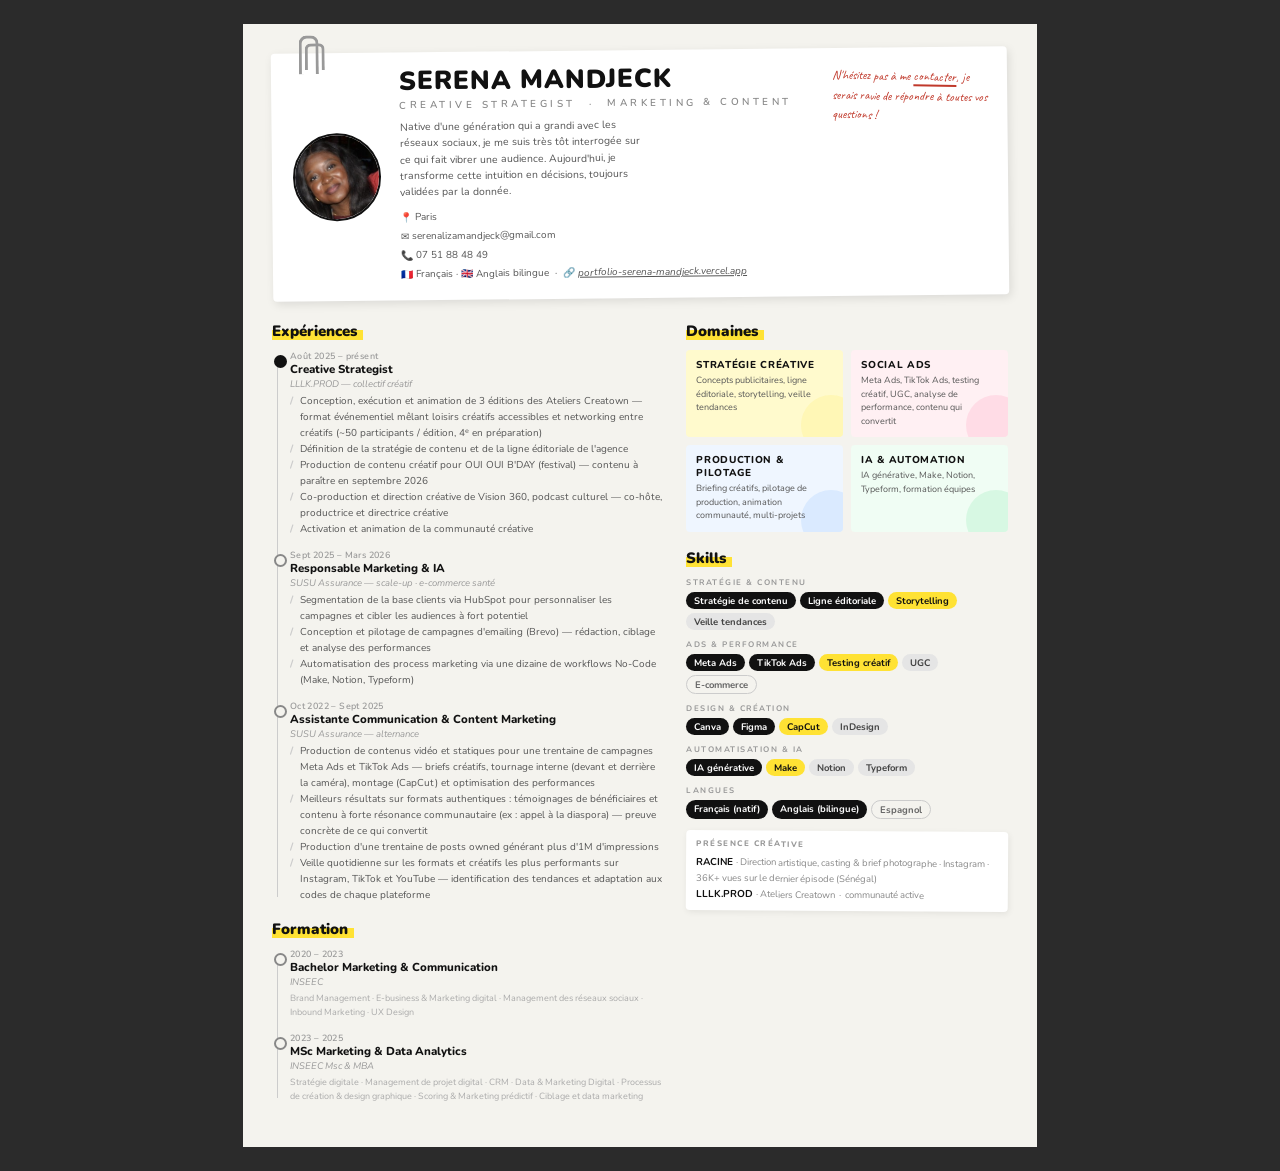
<file: assets/cv/cv-serena-mandjeck.html>
<!DOCTYPE html>
<html lang="fr">
<head>
<meta charset="UTF-8">
<title>CV – Serena Mandjeck – Creative Strategist</title>
<link href="https://fonts.googleapis.com/css2?family=Nunito:wght@400;600;700;800;900&family=Caveat:wght@400;600;700&display=swap" rel="stylesheet">
<style>
* { margin: 0; padding: 0; box-sizing: border-box; }

body {
  background: #2b2b2b;
  display: flex;
  justify-content: center;
  padding: 1.5rem;
}

.page {
  width: 794px;
  min-height: 1123px;
  background: #F4F3EE;
  position: relative;
  padding: 1.6rem 1.8rem 1.4rem;
  font-family: 'Nunito', sans-serif;
  color: #111;
}

/* ─── HEADER CARD ─── */
.header-card {
  background: white;
  border-radius: 4px;
  padding: 1rem 1.3rem;
  display: flex;
  align-items: center;
  gap: 1.2rem;
  box-shadow: 2px 3px 10px rgba(0,0,0,0.1);
  transform: rotate(-0.6deg);
  position: relative;
  margin-bottom: 1.4rem;
}

/* Paper clip */
.header-card::before {
  content: '';
  position: absolute;
  top: -18px; left: 28px;
  width: 14px; height: 36px;
  border: 3px solid #999;
  border-radius: 8px 8px 0 0;
  border-bottom: none;
}
.header-card::after {
  content: '';
  position: absolute;
  top: -10px; left: 34px;
  width: 14px; height: 24px;
  border: 3px solid #999;
  border-radius: 6px 6px 0 0;
  border-bottom: none;
}

/* Photo */
.header-photo {
  width: 88px;
  height: 88px;
  border-radius: 50%;
  object-fit: cover;
  object-position: center top;
  flex-shrink: 0;
  border: 2.5px solid #111;
}

.header-name-block { flex: 1; }
.header-name-block h1 {
  font-size: 26px;
  font-weight: 900;
  letter-spacing: 1px;
  text-transform: uppercase;
  line-height: 1;
}
.header-name-block h2 {
  font-size: 10px;
  font-weight: 600;
  letter-spacing: 3.5px;
  text-transform: uppercase;
  color: #888;
  margin-top: 4px;
}
.header-tagline {
  font-size: 10.5px;
  color: #555;
  margin-top: 7px;
  line-height: 1.55;
  max-width: 240px;
}
.header-contact {
  margin-top: 8px;
  font-size: 10px;
  color: #555;
  line-height: 1.9;
}

.annotation {
  font-family: 'Caveat', cursive;
  font-size: 13px;
  color: #c0392b;
  line-height: 1.5;
  transform: rotate(1.5deg);
  flex-shrink: 0;
  width: 155px;
  align-self: flex-start;
  margin-top: 4px;
}
.annotation .underline { border-bottom: 2px solid #c0392b; }

/* ─── BODY ─── */
.body { display: flex; gap: 1.3rem; }
.col-left { flex: 1.1; }
.col-right { flex: 0.9; }

/* ─── SECTION TITLES ─── */
.section-title {
  font-size: 15px;
  font-weight: 900;
  display: inline-block;
  background: linear-gradient(transparent 45%, #FFE234 45%);
  padding-right: 6px;
  margin-bottom: 10px;
  line-height: 1.2;
}

/* ─── TIMELINE ─── */
.timeline { position: relative; padding-left: 18px; }
.timeline::before {
  content: '';
  position: absolute;
  left: 5px; top: 6px; bottom: 6px;
  width: 1.5px;
  background: #ccc;
}
.timeline-item { position: relative; margin-bottom: 12px; }
.timeline-item::before {
  content: '';
  position: absolute;
  left: -16px; top: 5px;
  width: 9px; height: 9px;
  border-radius: 50%;
  border: 2px solid #888;
  background: #F4F3EE;
}
.timeline-item.active::before { background: #111; border-color: #111; }
.timeline-date { font-size: 9px; font-weight: 600; color: #999; letter-spacing: 0.4px; }
.timeline-role { font-size: 11.5px; font-weight: 800; line-height: 1.3; }
.timeline-company { font-size: 9.5px; color: #999; font-style: italic; margin-bottom: 3px; }
.timeline-bullets { list-style: none; }
.timeline-bullets li {
  font-size: 10px;
  color: #555;
  line-height: 1.6;
  padding-left: 10px;
  position: relative;
}
.timeline-bullets li::before { content: '/'; position: absolute; left: 0; color: #ccc; font-weight: 800; }

.section-gap { margin-top: 15px; }

/* ─── EXPERTISE CARDS ─── */
.expertise-grid {
  display: grid;
  grid-template-columns: 1fr 1fr;
  gap: 8px;
  margin-bottom: 15px;
}
.shape-card {
  border-radius: 4px;
  padding: 9px 10px;
  position: relative;
  overflow: hidden;
}
.shape-card::before {
  content: '';
  position: absolute;
  width: 60px; height: 60px;
  border-radius: 50%;
  opacity: 0.15;
  bottom: -18px; right: -18px;
}
.shape-card h4 {
  font-size: 10px;
  font-weight: 800;
  text-transform: uppercase;
  letter-spacing: 0.7px;
  position: relative;
  z-index: 1;
  line-height: 1.3;
}
.shape-card p {
  font-size: 9px;
  color: #555;
  line-height: 1.5;
  margin-top: 2px;
  position: relative;
  z-index: 1;
}
.card-yellow { background: #FFFACD; } .card-yellow::before { background: #FFE234; }
.card-pink   { background: #FFF0F3; } .card-pink::before   { background: #FF6B9D; }
.card-blue   { background: #EFF6FF; } .card-blue::before   { background: #60A5FA; }
.card-green  { background: #F0FDF4; } .card-green::before  { background: #4ADE80; }

/* ─── TAGS ─── */
.skill-group { margin-bottom: 9px; }
.skill-group-label {
  font-size: 8px;
  font-weight: 700;
  letter-spacing: 1.5px;
  text-transform: uppercase;
  color: #999;
  margin-bottom: 4px;
}
.tags { display: flex; flex-wrap: wrap; gap: 4px; }
.tag {
  font-size: 9.5px;
  font-weight: 700;
  padding: 2px 8px;
  border-radius: 20px;
  white-space: nowrap;
}
.tag-dark    { background: #111; color: white; }
.tag-yellow  { background: #FFE234; color: #111; }
.tag-grey    { background: #E5E5E5; color: #444; }
.tag-outline { background: transparent; border: 1.5px solid #ccc; color: #666; }

/* ─── PRÉSENCE CRÉATIVE ─── */
.presence-card {
  background: white;
  border-radius: 4px;
  padding: 8px 10px;
  margin-top: 12px;
  box-shadow: 1px 2px 6px rgba(0,0,0,0.07);
  transform: rotate(0.4deg);
}
.presence-card h4 {
  font-size: 8px;
  font-weight: 800;
  letter-spacing: 1.5px;
  text-transform: uppercase;
  color: #999;
  margin-bottom: 5px;
}
.presence-item {
  font-size: 10px;
  font-weight: 700;
  color: #111;
  line-height: 1.6;
}
.presence-item span {
  font-size: 9.5px;
  font-weight: 400;
  color: #888;
}

@media print {
  body { background: white; padding: 0; }
  @page { margin: 0; size: A4; }
  .page { margin: 0; width: 794px; min-height: 1123px; }
}
</style>
</head>
<body>
<div class="page">

  <div class="header-card">
    <img class="header-photo" src="[data-uri]" alt="Serena Mandjeck">

    <div class="header-name-block">
      <h1>Serena Mandjeck</h1>
      <h2>Creative Strategist &nbsp;·&nbsp; Marketing &amp; Content</h2>
      <p class="header-tagline">Native d'une génération qui a grandi avec les réseaux sociaux, je me suis très tôt interrogée sur ce qui fait vibrer une audience. Aujourd'hui, je transforme cette intuition en décisions, toujours validées par la donnée.</p>
      <div class="header-contact">
        <span style="display:block;">📍 Paris</span>
        <span style="display:block;">✉ serenalizamandjeck@gmail.com</span>
        <span style="display:block;">📞 07 51 88 48 49</span>
        <span style="display:block;">🇫🇷 Français · 🇬🇧 Anglais bilingue &nbsp;·&nbsp; 🔗 <a href="https://portfolio-serena-mandjeck.vercel.app/" target="_blank" rel="noopener" style="color:#555;font-style:italic;text-decoration:underline;">portfolio-serena-mandjeck.vercel.app</a></span>
      </div>
    </div>

    <div class="annotation">
      N'hésitez pas à me <span class="underline">contacter</span>, je serais ravie de répondre à toutes vos questions !
    </div>
  </div>

  <div class="body">

    <!-- LEFT -->
    <div class="col-left">

      <div class="section-title">Expériences</div>

      <div class="timeline">

        <div class="timeline-item active">
          <div class="timeline-date">Août 2025 – présent</div>
          <div class="timeline-role">Creative Strategist</div>
          <div class="timeline-company">LLLK.PROD — collectif créatif</div>
          <ul class="timeline-bullets">
            <li>Conception, exécution et animation de 3 éditions des Ateliers Creatown — format événementiel mêlant loisirs créatifs accessibles et networking entre créatifs (~50 participants / édition, 4ᵉ en préparation)</li>
            <li>Définition de la stratégie de contenu et de la ligne éditoriale de l'agence</li>
            <li>Production de contenu créatif pour OUI OUI B'DAY (festival) — contenu à paraître en septembre 2026</li>
            <li>Co-production et direction créative de Vision 360, podcast culturel — co-hôte, productrice et directrice créative</li>
            <li>Activation et animation de la communauté créative</li>
          </ul>
        </div>

        <div class="timeline-item">
          <div class="timeline-date">Sept 2025 – Mars 2026</div>
          <div class="timeline-role">Responsable Marketing &amp; IA</div>
          <div class="timeline-company">SUSU Assurance — scale-up · e-commerce santé</div>
          <ul class="timeline-bullets">
            <li>Segmentation de la base clients via HubSpot pour personnaliser les campagnes et cibler les audiences à fort potentiel</li>
            <li>Conception et pilotage de campagnes d'emailing (Brevo) — rédaction, ciblage et analyse des performances</li>
            <li>Automatisation des process marketing via une dizaine de workflows No-Code (Make, Notion, Typeform)</li>
          </ul>
        </div>

        <div class="timeline-item">
          <div class="timeline-date">Oct 2022 – Sept 2025</div>
          <div class="timeline-role">Assistante Communication &amp; Content Marketing</div>
          <div class="timeline-company">SUSU Assurance — alternance</div>
          <ul class="timeline-bullets">
            <li>Production de contenus vidéo et statiques pour une trentaine de campagnes Meta Ads et TikTok Ads — briefs créatifs, tournage interne (devant et derrière la caméra), montage (CapCut) et optimisation des performances</li>
            <li>Meilleurs résultats sur formats authentiques : témoignages de bénéficiaires et contenu à forte résonance communautaire (ex : appel à la diaspora) — preuve concrète de ce qui convertit</li>
            <li>Production d'une trentaine de posts owned générant plus d'1M d'impressions</li>
            <li>Veille quotidienne sur les formats et créatifs les plus performants sur Instagram, TikTok et YouTube — identification des tendances et adaptation aux codes de chaque plateforme</li>
          </ul>
        </div>

      </div>

      <div class="section-gap">
        <div class="section-title">Formation</div>
        <div class="timeline">
          <div class="timeline-item">
            <div class="timeline-date">2020 – 2023</div>
            <div class="timeline-role">Bachelor Marketing &amp; Communication</div>
            <div class="timeline-company">INSEEC</div>
            <div style="font-size:9px;color:#aaa;line-height:1.6;margin-top:2px;">Brand Management · E-business &amp; Marketing digital · Management des réseaux sociaux · Inbound Marketing · UX Design</div>
          </div>

          <div class="timeline-item">
            <div class="timeline-date">2023 – 2025</div>
            <div class="timeline-role">MSc Marketing &amp; Data Analytics</div>
            <div class="timeline-company">INSEEC Msc &amp; MBA</div>
            <div style="font-size:9px;color:#aaa;line-height:1.6;margin-top:2px;">Stratégie digitale · Management de projet digital · CRM · Data &amp; Marketing Digital · Processus de création &amp; design graphique · Scoring &amp; Marketing prédictif · Ciblage et data marketing</div>
          </div>
        </div>
      </div>

    </div>

    <!-- RIGHT -->
    <div class="col-right">

      <div class="section-title">Domaines</div>

      <div class="expertise-grid">
        <div class="shape-card card-yellow">
          <h4>Stratégie créative</h4>
          <p>Concepts publicitaires, ligne éditoriale, storytelling, veille tendances</p>
        </div>
        <div class="shape-card card-pink">
          <h4>Social Ads</h4>
          <p>Meta Ads, TikTok Ads, testing créatif, UGC, analyse de performance, contenu qui convertit</p>
        </div>
        <div class="shape-card card-blue">
          <h4>Production &amp; Pilotage</h4>
          <p>Briefing créatifs, pilotage de production, animation communauté, multi-projets</p>
        </div>
        <div class="shape-card card-green">
          <h4>IA &amp; Automation</h4>
          <p>IA générative, Make, Notion, Typeform, formation équipes</p>
        </div>
      </div>

      <div class="section-title">Skills</div>

      <div class="skill-group">
        <div class="skill-group-label">Stratégie &amp; Contenu</div>
        <div class="tags">
          <span class="tag tag-dark">Stratégie de contenu</span>
          <span class="tag tag-dark">Ligne éditoriale</span>
          <span class="tag tag-yellow">Storytelling</span>
          <span class="tag tag-grey">Veille tendances</span>
        </div>
      </div>

      <div class="skill-group">
        <div class="skill-group-label">Ads &amp; Performance</div>
        <div class="tags">
          <span class="tag tag-dark">Meta Ads</span>
          <span class="tag tag-dark">TikTok Ads</span>
          <span class="tag tag-yellow">Testing créatif</span>
          <span class="tag tag-grey">UGC</span>
          <span class="tag tag-outline">E-commerce</span>
        </div>
      </div>

      <div class="skill-group">
        <div class="skill-group-label">Design &amp; Création</div>
        <div class="tags">
          <span class="tag tag-dark">Canva</span>
          <span class="tag tag-dark">Figma</span>
          <span class="tag tag-yellow">CapCut</span>
          <span class="tag tag-grey">InDesign</span>
        </div>
      </div>

      <div class="skill-group">
        <div class="skill-group-label">Automatisation &amp; IA</div>
        <div class="tags">
          <span class="tag tag-dark">IA générative</span>
          <span class="tag tag-yellow">Make</span>
          <span class="tag tag-grey">Notion</span>
          <span class="tag tag-grey">Typeform</span>
        </div>
      </div>

      <div class="skill-group">
        <div class="skill-group-label">Langues</div>
        <div class="tags">
          <span class="tag tag-dark">Français (natif)</span>
          <span class="tag tag-dark">Anglais (bilingue)</span>
          <span class="tag tag-outline">Espagnol</span>
        </div>
      </div>

      <div class="presence-card">
        <h4>Présence créative</h4>
        <div class="presence-item">
          RACINE <span>· Direction artistique, casting &amp; brief photographe · Instagram · 36K+ vues sur le dernier épisode (Sénégal)</span>
        </div>
        <div class="presence-item">
          LLLK.PROD <span>· Ateliers Creatown &nbsp;·&nbsp; communauté active</span>
        </div>
      </div>

    </div>
  </div>
</div>
</body>
</html>
</file>
